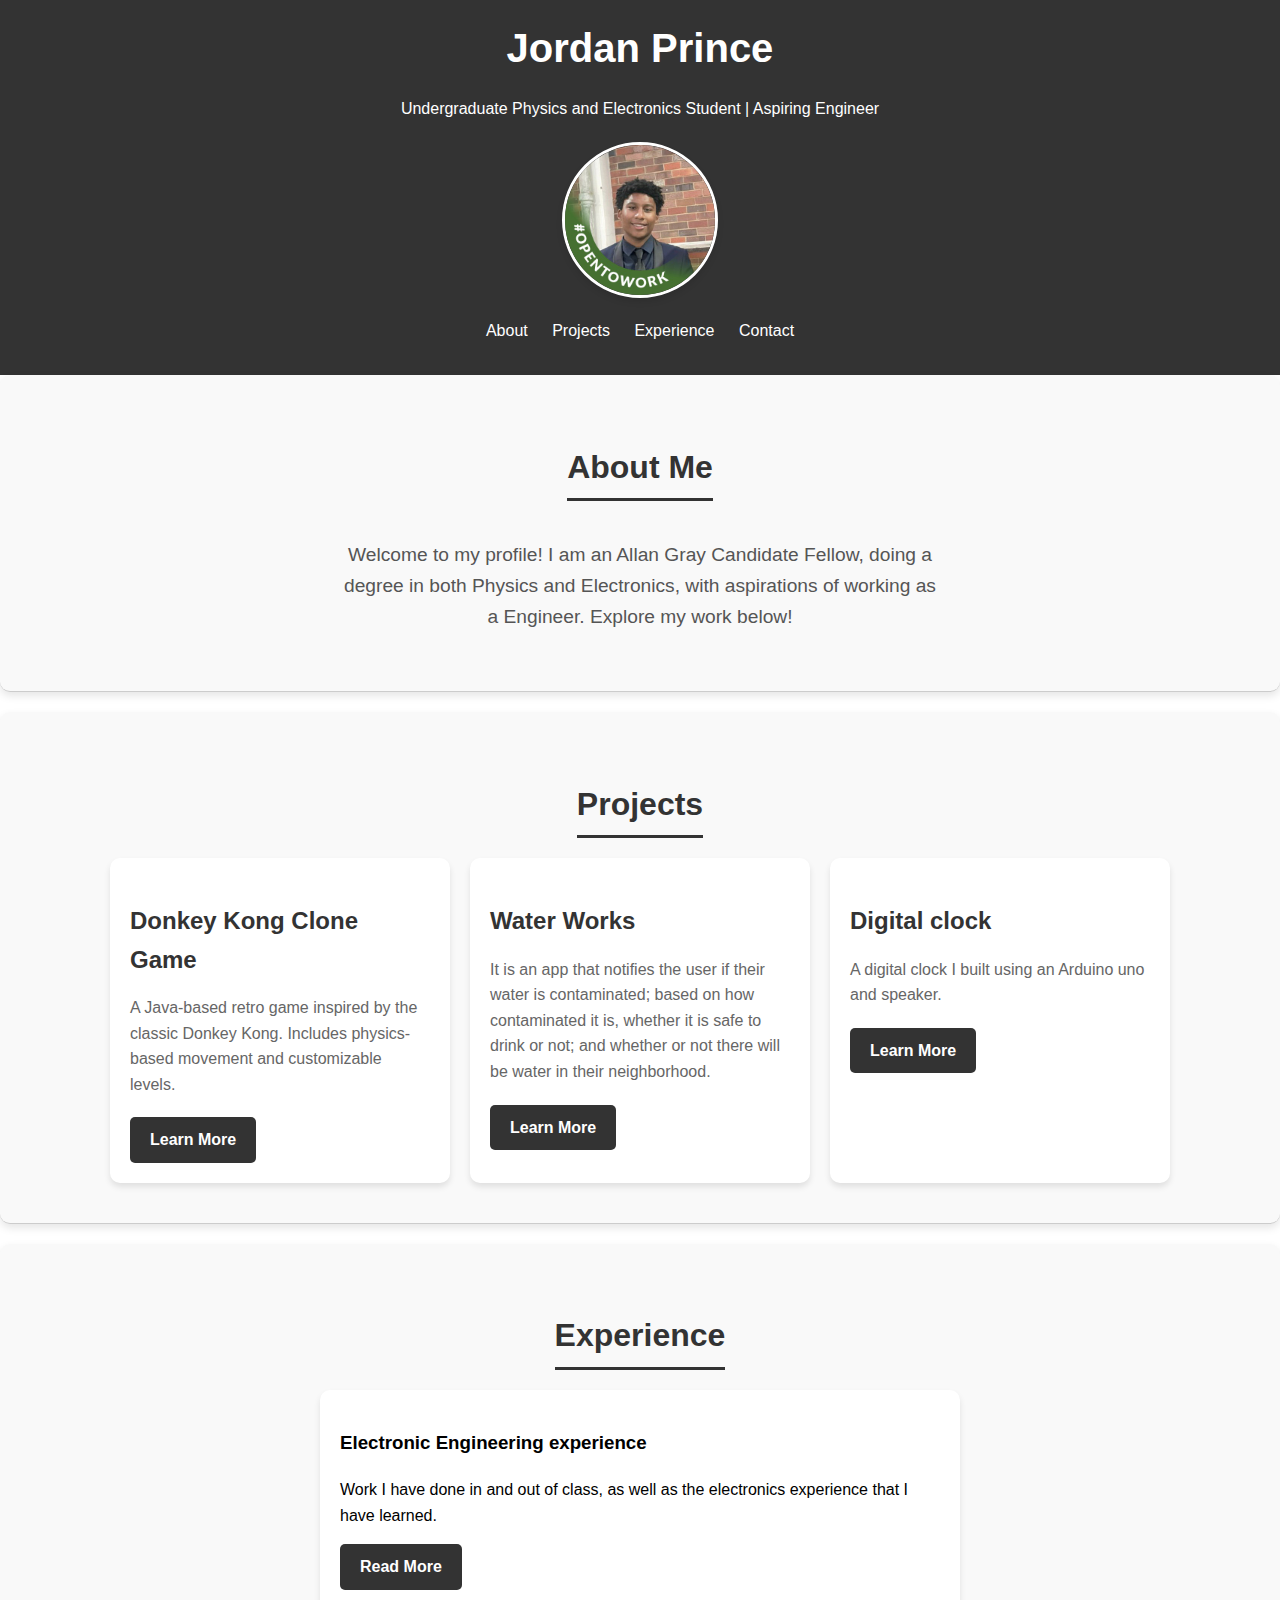
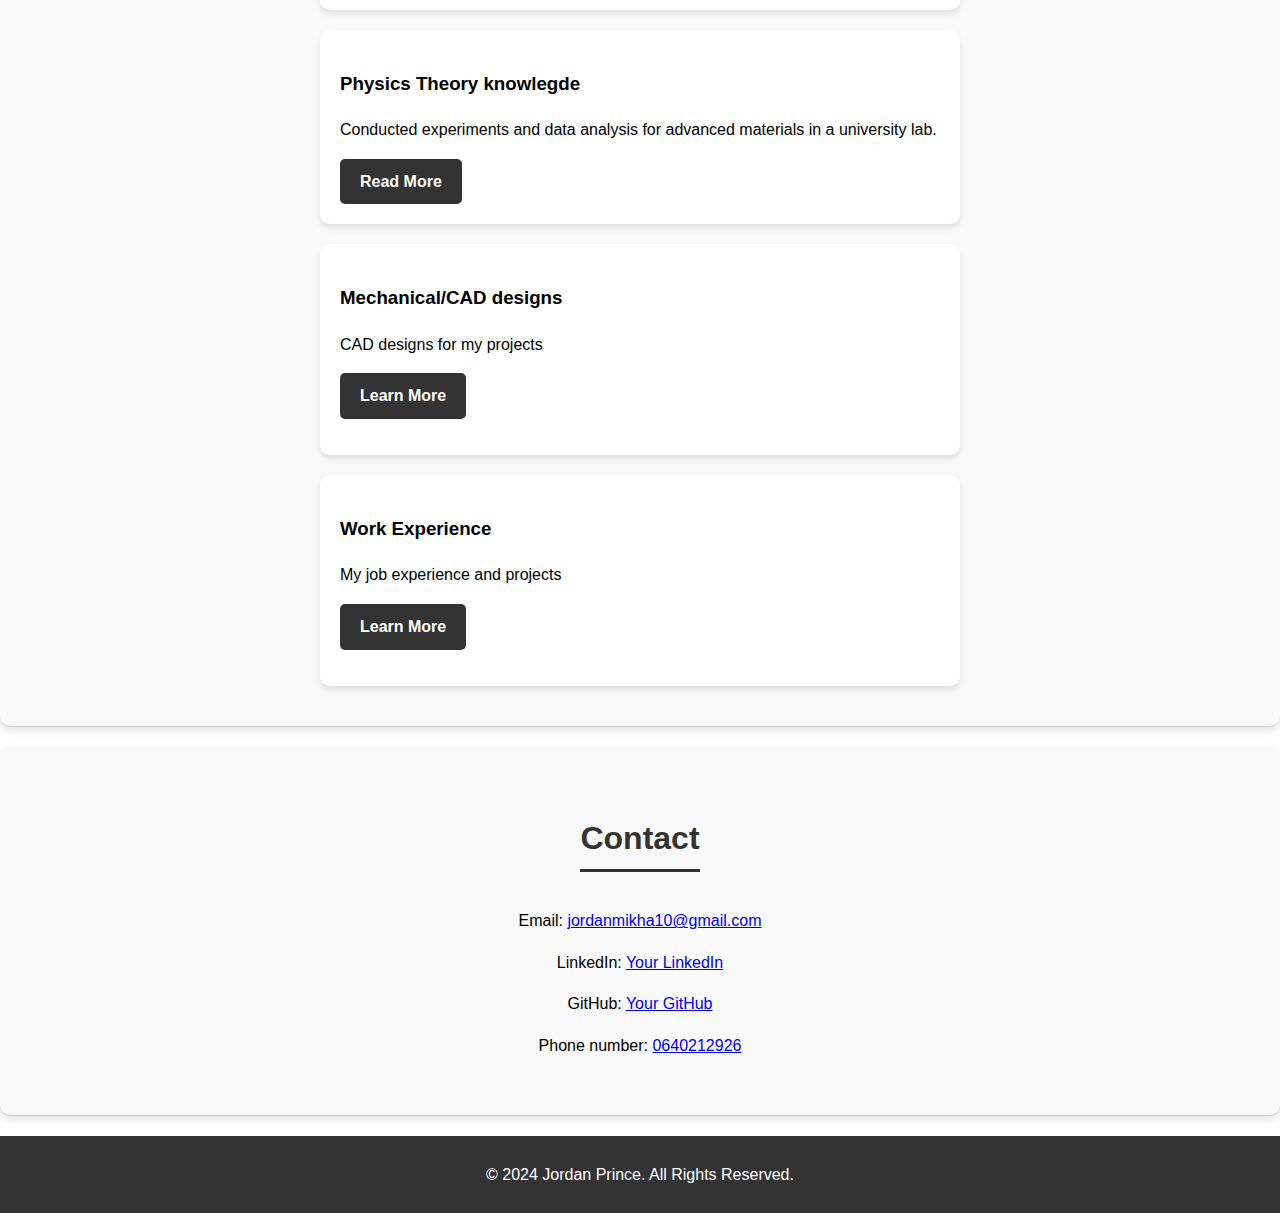
<file: index.html>
<!DOCTYPE html>
<html lang="en">
<head>
    <meta charset="UTF-8">
    <meta name="viewport" content="width=device-width, initial-scale=1.0">
    <title>Jordan Prince - Portfolio</title>
    <link rel="stylesheet" href="style.css">
</head>
<body>
    <header>
        <h1>Jordan Prince</h1>
        <p>Undergraduate Physics and Electronics Student | Aspiring Engineer</p>
        <img src="cv.jpeg" alt="Your Name" class="profile-pic">
        <nav>
            <ul>
                <li><a href="#about">About</a></li>
                <li><a href="#projects"> Projects</a></li>
                <li><a href="#experience">Experience </a></li>
                <li><a href="#contact">Contact</a></li>
            </ul>
        </nav>
    </header>
    <main>
        <section id="about">
            <h2>About Me</h2>
            <div class="about-content">
                <p>Welcome to my profile! I am an Allan Gray Candidate Fellow, doing a degree in both Physics and Electronics, with aspirations of working as a Engineer. Explore my work below!</p>
            </div>
        </section>
        
        <section id="projects">
            <h2>Projects</h2>
            <div class="project-grid">
                <div class="project-card">
                    <h3>Donkey Kong Clone Game</h3>
                    <p>A Java-based retro game inspired by the classic Donkey Kong. Includes physics-based movement and customizable levels.</p>
                    <a href="donkey-kong-clone.html" class="btn">Learn More</a>
                </div>
                <div class="project-card">
                    <h3>Water Works</h3>
                    <p>It is an app that notifies the user if their water is contaminated; based on how contaminated it is, whether it is safe to drink or not; and whether or not there will be water in their neighborhood.</p>
                    <a href="https://jordanprince15.github.io/Water-Works/" class="btn">Learn More</a>
                </div>
                <div class="project-card">
                    <h3>Digital clock</h3>
                    <p>A digital clock I built using an Arduino uno and speaker.</p>
                    <a href="projects.html" class="btn">Learn More</a>
                </div>
            </div>
        </section>
        
        <section id="experience">
            <h2>Experience</h2>
            <div class="experience-timeline">
                <div class="experience-item">
                    <h3>Electronic Engineering experience</h3>
                    <p>Work I have done in and out of class, as well as the electronics experience that I have learned.</p>
                    <a href="electronics.html" class="btn">Read More</a>
                </div>
                <div class="experience-item">
                    <h3>Physics Theory knowlegde</h3>
                    <p>Conducted experiments and data analysis for advanced materials in a university lab.</p>
                    <a href="physics.html" class="btn">Read More</a>
                </div>
                <div class="experience-item">
                    <h3>Mechanical/CAD designs</h3>
                    <p>CAD designs for my projects</p>
                        <a href="mechanical.html" class="btn">Learn More</a>
                    </p>
                </div>
                <div class="experience-item">
                    <h3>Work Experience</h3>
                    <p>My job experience and projects</p>
                        <a href="work-experience.html" class="btn">Learn More</a>
                    </p>
                    <!-- <button class="toggle-btn">New Job Title <span>+</span></button>
                    <div class="experience-content">
                        <p><strong>Company:</strong> XYZ Corp</p>
                        <p><strong>Role:</strong> Software Engineer</p>
                        <p><strong>Duration:</strong> 2025</p>
                        <p>Description of the job...</p>
                    </div> -->

                </div>
                
            </div>
                
        </section>
        <section id="contact">
            <h2>Contact</h2>
            <p>Email: <a href="jordanmikha10@gmail.com">jordanmikha10@gmail.com</a></p>
            <p>LinkedIn: <a href="https://www.linkedin.com/in/jordan-prince-7b7916307/" target="_blank">Your LinkedIn</a></p>
            <p>GitHub: <a href="https://github.com/JordanPrince15" target="_blank">Your GitHub</a></p>
            <p>Phone number: <a href="0640212926" target="_blank">0640212926</a></p>
        </section> 
    </main>
    <footer>
        <p>© 2024 Jordan Prince. All Rights Reserved.</p>
    </footer>
</body>
</html>
</file>
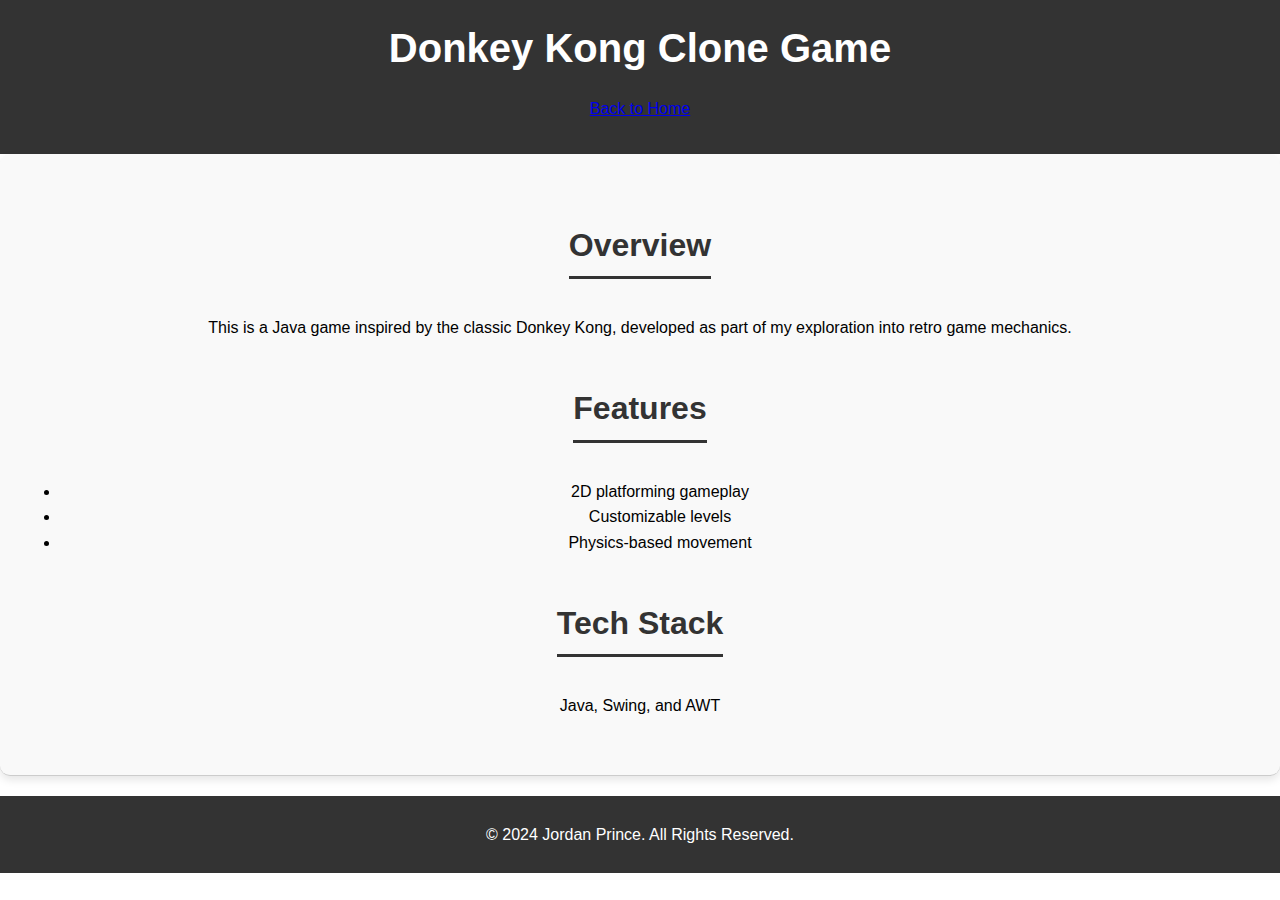
<file: donkey-kong-clone.html>
<!DOCTYPE html>
<html lang="en">
<head>
    <meta charset="UTF-8">
    <meta name="viewport" content="width=device-width, initial-scale=1.0">
    <title>Donkey Kong Clone Game</title>
    <link rel="stylesheet" href="style.css">
</head>
<body>
    <header>
        <h1>Donkey Kong Clone Game</h1>
        <p><a href="index.html">Back to Home</a></p>
    </header>
    <main>
        <section>
            <h2>Overview</h2>
            <p>This is a Java game inspired by the classic Donkey Kong, developed as part of my exploration into retro game mechanics.</p>
            <h2>Features</h2>
            <ul>
                <li>2D platforming gameplay</li>
                <li>Customizable levels</li>
                <li>Physics-based movement</li>
            </ul>
            <h2>Tech Stack</h2>
            <p>Java, Swing, and AWT</p>
        </section>
    </main>
    <footer>
        <p>© 2024 Jordan Prince. All Rights Reserved.</p>
    </footer>
</body>
</html>
</file>
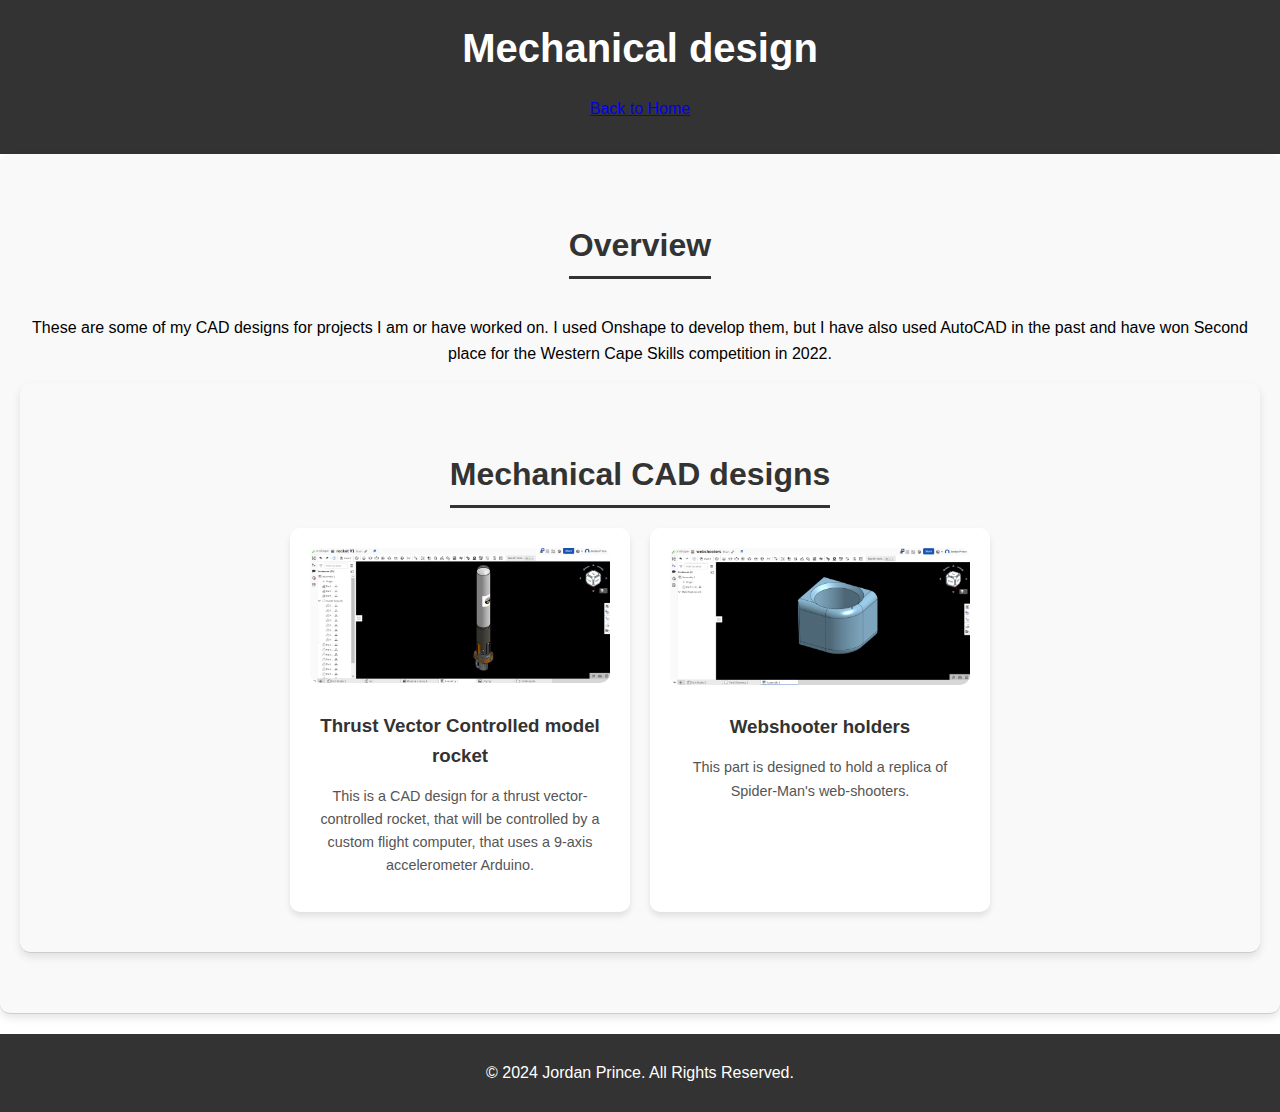
<file: mechanical.html>
<!DOCTYPE html>
<html lang="en">
<head>
    <meta charset="UTF-8">
    <meta name="viewport" content="width=device-width, initial-scale=1.0">
    <title>Mechanical</title>
    <link rel="stylesheet" href="style.css">
</head>
<body>
    <header>
        <h1>Mechanical design</h1>
        <p><a href="index.html">Back to Home</a></p>
    </header>
    <main>
        <section>
            <h2>Overview</h2>
            <p>These are some of my CAD designs for projects I am or have worked on. I used Onshape to develop them, but I have also used AutoCAD in the past and have won Second place for the Western Cape Skills competition in 2022. </p>
             <!-- Mechanical Section -->
        <section id="Mechanical">
            <h2>Mechanical CAD designs</h2>
            <div class="equipment-grid">
                <div class="equipment-card">
                    <img src="rocket.png" alt="rocket">
                    <h3>Thrust Vector Controlled model rocket</h3>
                    <p>This is a CAD design for a thrust vector-controlled rocket, that will be controlled by a custom flight computer, that uses a 9-axis accelerometer Arduino.</p>
                </div>
                <div class="equipment-card">
                    <img src="part1.png" alt="part1">
                    <h3>Webshooter holders</h3>
                    <p>This part is designed to hold a replica of Spider-Man's web-shooters.</p>
                </div>
                
               
            </div>
        </section>
        </section>
    </main>
    <footer>
        <p>© 2024 Jordan Prince. All Rights Reserved.</p>
    </footer>
</body>
</html>
</file>
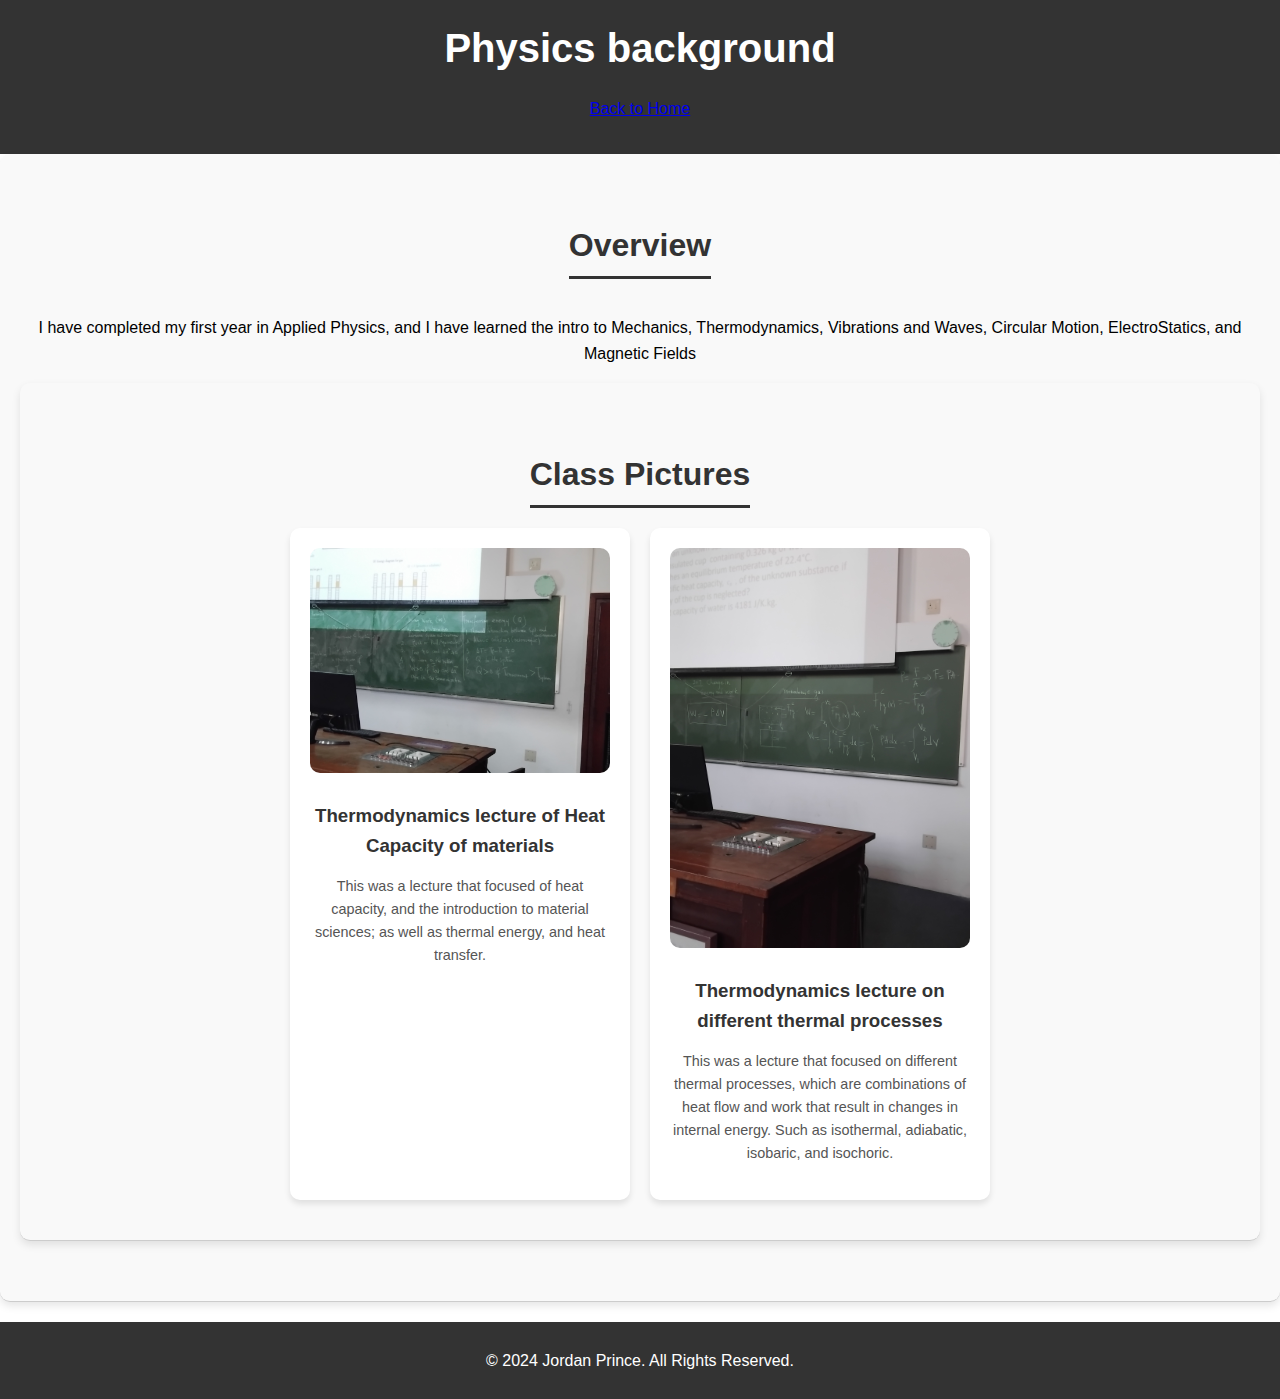
<file: physics.html>
<!DOCTYPE html>
<html lang="en">
<head>
    <meta charset="UTF-8">
    <meta name="viewport" content="width=device-width, initial-scale=1.0">
    <title>Donkey Kong Clone Game</title>
    <link rel="stylesheet" href="style.css">
</head>
<body>
    <header>
        <h1>Physics background</h1>
        <p><a href="index.html">Back to Home</a></p>
    </header>
    <main>
        <section>
            <h2>Overview</h2>
            <p>I have completed my first year in Applied Physics, and I have learned the intro to Mechanics, Thermodynamics, Vibrations and Waves, Circular Motion, ElectroStatics, and Magnetic Fields </p>
             <!-- Mechanical Section -->
        <section id="Mechanical">
            <h2>Class Pictures</h2>
            <div class="equipment-grid">
                <div class="equipment-card">
                    <img src="Thermo1.jpg" alt="Therom1">
                    <h3>Thermodynamics lecture of Heat Capacity of materials</h3>
                    <p>This was a lecture that focused of heat capacity, and the introduction to material sciences; as well as thermal energy, and heat transfer.</p>
                </div>
                <div class="equipment-card">
                    <img src="Thermo2.jpg" alt="part1">
                    <h3>Thermodynamics lecture on different thermal processes</h3>
                    <p>This was a lecture that focused on different thermal processes, which are combinations of heat flow and work that result in changes in internal energy. Such as isothermal, adiabatic, isobaric, and isochoric.</p>
                </div>
                
               
            </div>
        </section>
        </section>
    </main>
    <footer>
        <p>© 2024 Jordan Prince. All Rights Reserved.</p>
    </footer>
</body>
</html>
</file>
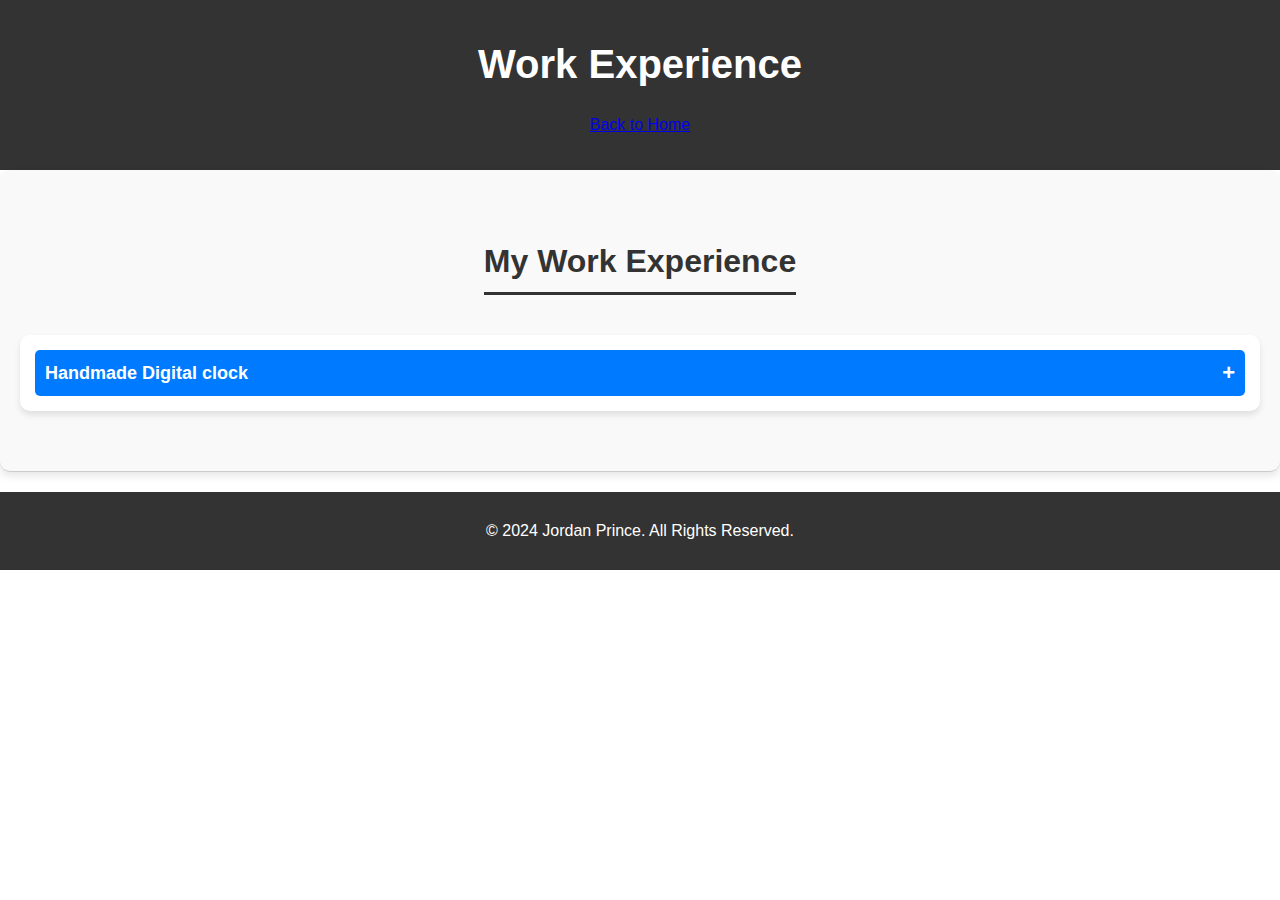
<file: projects.html>
<!DOCTYPE html>
<html lang="en">
<head>
    <meta charset="UTF-8">
    <meta name="viewport" content="width=device-width, initial-scale=1.0">
    <title>Projects</title>
    <link rel="stylesheet" href="style.css">
</head>
<body>
    <header>
        <nav>
            <ul>
                <h1>Work Experience</h1>
                <p><a href="index.html">Back to Home</a></p>
            </ul>
        </nav>
        
        
    </header>
    <main>
        <section id="experience">
            <h2>My Work Experience</h2>

            <!-- Mellow Vans Experience -->
            <div class="experience-card">
                <button class="toggle-btn">Handmade Digital clock <span>+</span></button>
                <div class="experience-content">
                    <p><strong>Project:</strong> Digital clock </p>
                    <p><strong>type:</strong> Electronics and CAD design project</p>
                    <p><strong>Built:</strong> January 2025</p>
                    <p>I used an Arduino uno to build a digital clock. I first started by drawing some rough designs, where I labled where I wanted everything to be placed. I then hopped onto OnShape where I 3D modeled my design taking elements from the two designs and making one. I then generated an Engineering drawing and set up the orthographic views for measurements. I printed it out and used them as a template, where I transferred them to cardboard and cut them out. I then worked on the electronics. I first planned out the code on a sheet of paper and then excecuted my code. I built my circuit using jumper cables, an Arduino uno and an LCD screen.</p>
                    
                    <!-- Videos Section -->
                    <!-- <div class="video-grid">
                        <div class="video-card">
                            <video controls>
                                <source src="MellowVans1.mp4" type="video/mp4">
                                Your browser does not support the video tag.
                            </video>
                            <p>Testing the motor controller on an electric vehicle prototype.</p>
                        </div>
                        <div class="video-card">
                            <video controls>
                                <source src="MellowVans2.mp4" type="video/mp4">
                                Your browser does not support the video tag.
                            </video>
                            <p>This is a device we installed to display the battery's power whilst it is being charged and while it is being used.</p>
                        </div>
                    </div> -->

                    <!-- Pictures Section -->
                    <div class="image-grid">
                        <div class="image-card">
                            <img src="Clock1.jpg" alt="Electric Van Prototype">
                            <p>This is how the inside of the clock looked with all the elctronics and speaker</p>
                        </div>
                        <div class="image-card">
                            <img src="Clock2.jpg" alt="Battery Pack Analysis">
                            <p>This is how the outside of the clock looked before paint. </p>
                        </div>
                        <div class="image-card">
                            <img src="Clock3.jpeg" alt="Front part of a Mellow Van">
                            <p>This is the second hand drawn design. I wanted to try a more retro 80's style.</p>
                        </div>
                        <div class="image-card">
                            <img src="Clock4.jpeg" alt="Battery Pack Analysis">
                            <p>This is the first hand drawn design. I wanted a 70's retro style</p>
                        </div>
                        <div class="image-card">
                            <img src="Clock5.jpeg" alt="Battery Pack Analysis">
                            <p>This is the first coat of paint fir the outer body of the alarm clock</p>
                        </div>
                        <div class="image-card">
                            <img src="Clock6.png" alt="Front part of a Mellow Van">
                            <p>This is the assembled 3D model that was designed in OnShape.</p>
                        </div>
                        <div class="image-card">
                            <img src="Clock7.jpg" alt="Battery Pack Analysis">
                            <p>This is the engineering drawing that I generated. </p>
                        </div>
                    </div>
                </div>
            </div>


            <!-- <div class="experience-card">
                <button class="toggle-btn">RC Car<span>+</span></button>
                <div class="experience-content">
                    <p><strong>Project:</strong> Remote Controlled Car </p>
                    <p><strong>type:</strong> Electronics project</p>
                    <p><strong>Built:</strong>December 2024</p>
                    <p>I made an RC car with an arduino and two DC motors. The AIM of this project was too learn about RC, gears and differentails </p>
                    
                    Videos Section 
                   <div class="video-grid">
                        <div class="video-card">
                            <video controls>
                                <source src="MellowVans1.mp4" type="video/mp4">
                                Your browser does not support the video tag.
                            </video>
                            <p>Testing the motor controller on an electric vehicle prototype.</p>
                        </div>
                        <div class="video-card">
                            <video controls>
                                <source src="MellowVans2.mp4" type="video/mp4">
                                Your browser does not support the video tag.
                            </video>
                            <p>This is a device we installed to display the battery's power whilst it is being charged and while it is being used.</p>
                        </div>
                    </div> 

                     Pictures Section 
                    <div class="image-grid">
                        <div class="image-card">
                            <img src="Clock1.jpg" alt="Electric Van Prototype">
                            <p>This is how the inside of the clock looked with all the elctronics and speaker</p>
                        </div>
                        
                    </div>
                </div>
            </div> -->
            
            <!-- Future Work Experience Can Be Added Here -->
        </section>
    </main>
    <footer>
        <p>© 2024 Jordan Prince. All Rights Reserved.</p>
    </footer>

    <script>
        // Toggle Work Experience Details
        document.querySelectorAll('.toggle-btn').forEach(button => {
            button.addEventListener('click', function () {
                let content = this.nextElementSibling;
                content.classList.toggle('active');
                let span = this.querySelector('span');
                span.textContent = content.classList.contains('active') ? '-' : '+';
            });
        });
    </script>
</body>
</html>
</file>
<file: style.css>
body {
    font-family: Arial, sans-serif;
    margin: 0;
    padding: 0;
    line-height: 1.6;
}

header {
    background: #333;
    color: #fff;
    padding: 1rem 0;
    text-align: center;
}

.profile-pic {
    display: block;
    margin: 20px auto;
    width: 150px;
    height: 150px;
    border-radius: 50%;
    border: 3px solid #fff;
    box-shadow: 0 4px 6px rgba(0, 0, 0, 0.1);
}

header h1 {
    margin: 0;
    font-size: 2.5rem;
}

header nav ul {
    list-style: none;
    padding: 0;
}

header nav ul li {
    display: inline;
    margin: 0 10px;
}

header nav ul li a {
    color: #fff;
    text-decoration: none;
}

section {
    padding: 20px;
    border-bottom: 1px solid #ccc;
}

h2 {
    color: #333;
}

footer {
    text-align: center;
    padding: 10px;
    background: #333;
    color: #fff;
    margin-top: 20px;
}

/* General Section Styling */
section {
    padding: 40px 20px;
    text-align: center;
    background-color: #f9f9f9;
    margin-bottom: 20px;
    border-radius: 10px;
    box-shadow: 0 4px 8px rgba(0, 0, 0, 0.1);
}

section h2 {
    margin-bottom: 20px;
    font-size: 2rem;
    color: #333;
    border-bottom: 3px solid #333;
    display: inline-block;
    padding-bottom: 5px;
}

/* Work Experience */
.experience-card {
    background: #fff;
    border-radius: 10px;
    box-shadow: 0 4px 6px rgba(0, 0, 0, 0.1);
    margin: 20px 0;
    padding: 15px;
}

.toggle-btn {
    width: 100%;
    text-align: left;
    font-size: 18px;
    font-weight: bold;
    background: #007bff;
    color: white;
    border: none;
    padding: 10px;
    border-radius: 5px;
    cursor: pointer;
    display: flex;
    justify-content: space-between;
    align-items: center;
}

.toggle-btn span {
    font-size: 22px;
}

.experience-content {
    display: none;
    padding: 15px;
    margin-top: 10px;
    background: #f8f9fa;
    border-radius: 5px;
}

.experience-content.active {
    display: block;
}

/* Videos & Images */
.video-grid, .image-grid {
    display: flex;
    flex-wrap: wrap;
    gap: 20px;
    justify-content: center;
    margin-top: 10px;
}

.video-card, .image-card {
    width: 300px;
    text-align: center;
}

video {
    width: 100%;
    border-radius: 10px;
    box-shadow: 0 4px 6px rgba(0, 0, 0, 0.1);
}

.image-card img {
    width: 100%;
    height: auto;
    border-radius: 10px;
    box-shadow: 0 4px 6px rgba(0, 0, 0, 0.1);
}

.image-card p, .video-card p {
    font-size: 0.9rem;
    color: #555;
}

/* About Section */
.about-content {
    max-width: 600px;
    margin: 0 auto;
    font-size: 1.2rem;
    line-height: 1.6;
    color: #555;
}

/* Projects Section */
.project-grid {
    display: flex;
    justify-content: center;
    gap: 20px;
    flex-wrap: wrap;
}

.project-card {
    background: #fff;
    padding: 20px;
    border-radius: 10px;
    box-shadow: 0 4px 6px rgba(0, 0, 0, 0.1);
    width: 300px;
    text-align: left;
}

.project-card h3 {
    font-size: 1.5rem;
    color: #333;
    margin-bottom: 10px;
}

.project-card p {
    color: #666;
    font-size: 1rem;
    margin-bottom: 20px;
}

.btn {
    display: inline-block;
    background: #333;
    color: #fff;
    padding: 10px 20px;
    border-radius: 5px;
    text-decoration: none;
    font-weight: bold;
}

.btn:hover {
    background: #555;
}

/* Experience Section */
.experience-timeline {
    display: flex;
    flex-direction: column;
    align-items: center;
    gap: 20px;
}

.experience-item {
    background: #fff;
    padding: 20px;
    border-radius: 10px;
    box-shadow: 0 4px 6px rgba(0, 0, 0, 0.1);
    width: 80%;
    text-align: left;
    max-width: 600px;
}

/* Videos Section */
.video-grid {
    display: flex;
    flex-wrap: wrap;
    gap: 20px;
    justify-content: center;
}

.video-card {
    width: 300px;
    text-align: center;
}

video {
    width: 100%;
    border-radius: 10px;
    box-shadow: 0 4px 6px rgba(0, 0, 0, 0.1);
}

.video-card p {
    margin-top: 10px;
    font-size: 0.9rem;
    color: #555;
}

/* Equipment Section */
.equipment-grid {
    display: flex;
    flex-wrap: wrap;
    gap: 20px;
    justify-content: center;
}

.equipment-card {
    background: #fff;
    padding: 20px;
    border-radius: 10px;
    box-shadow: 0 4px 6px rgba(0, 0, 0, 0.1);
    width: 300px;
    text-align: center;
}

.equipment-card img {
    width: 100%;
    height: auto;
    border-radius: 10px;
    margin-bottom: 10px;
}

.equipment-card h3 {
    margin: 10px 0;
    color: #333;
}

.equipment-card p {
    font-size: 0.9rem;
    color: #555;
}
</file>
